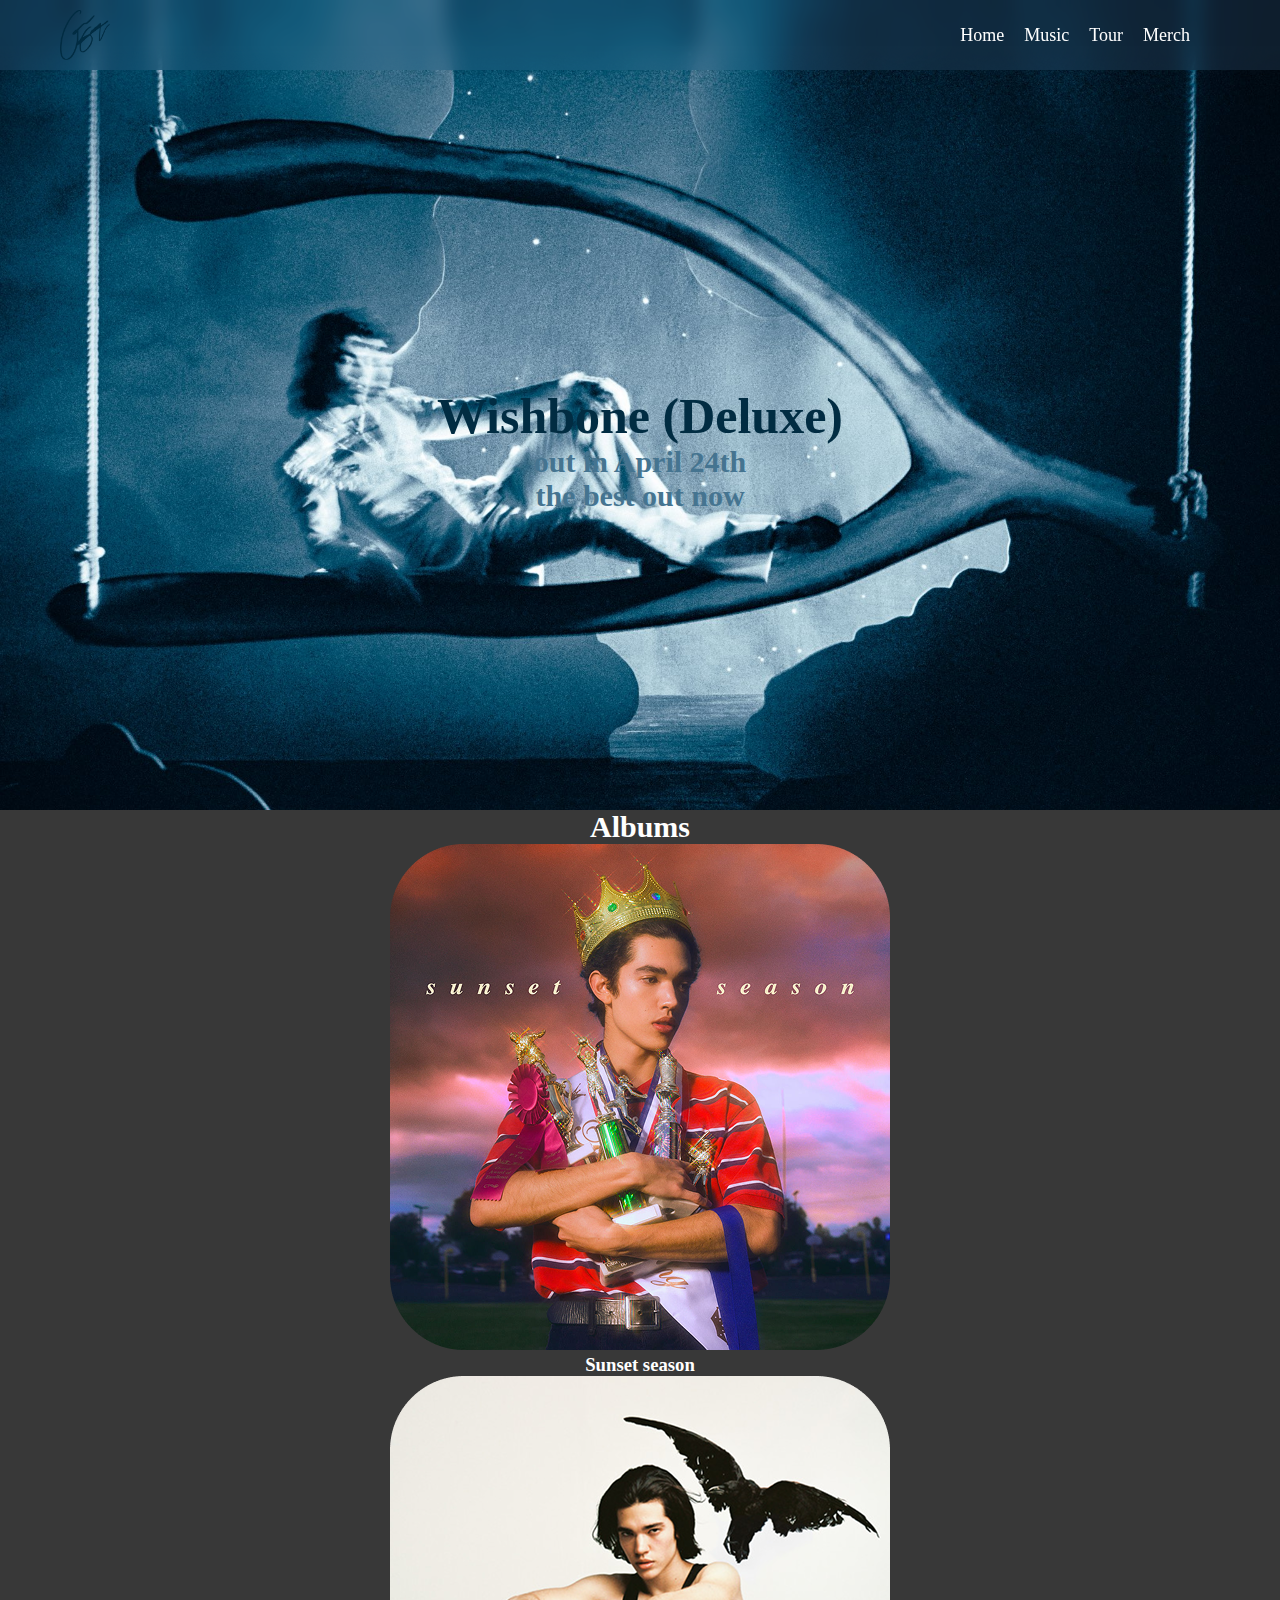
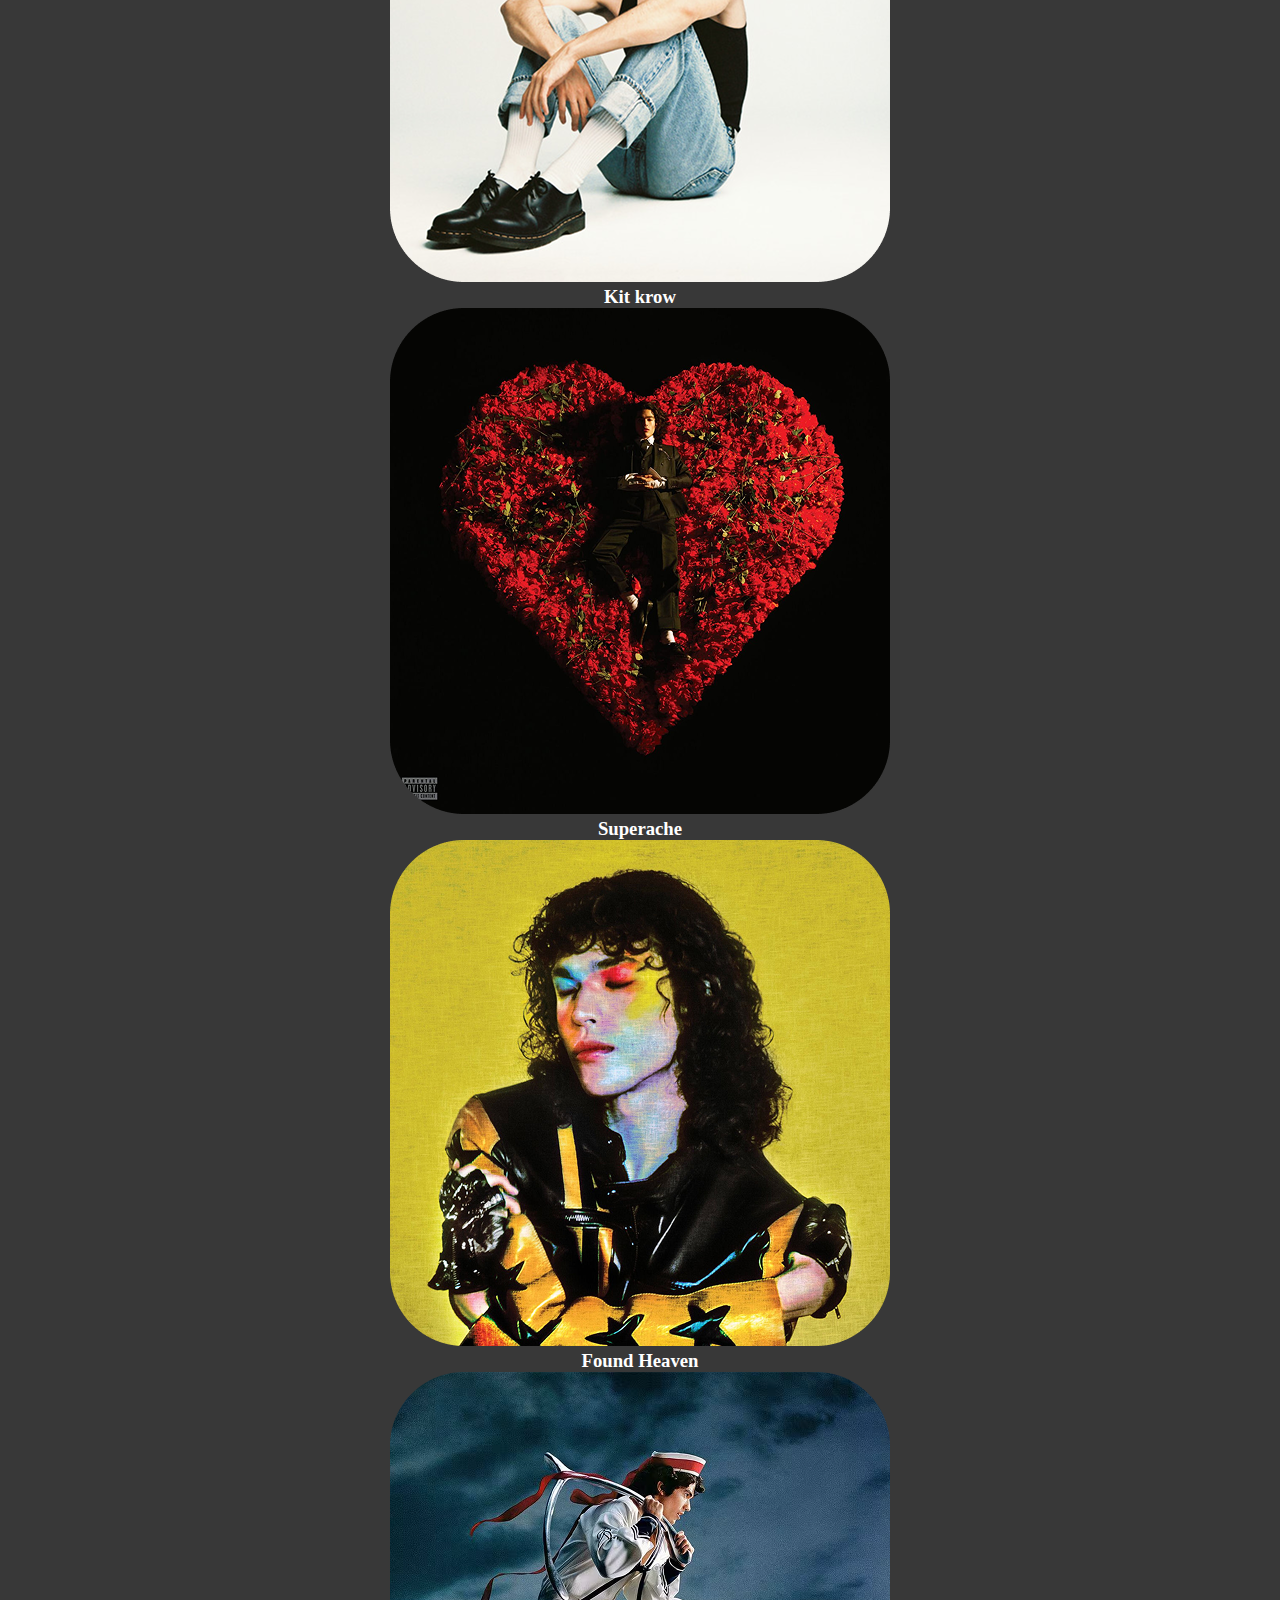
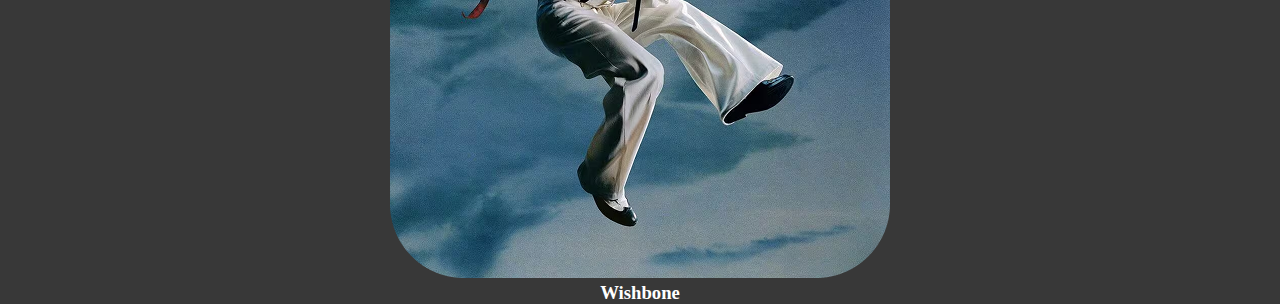
<file: index.html>
<!DOCTYPE html>
<html lang="en,es">
<head>
    <meta charset="UTF-8">
    <meta name="viewport" content="width=device-width, initial-scale=1.0">
    <link rel="preconnect" href="https://fonts.googleapis.com">
    <link rel="preconnect" href="https://fonts.gstatic.com" crossorigin>
    <link href="https://fonts.googleapis.com/css2?family=Nunito:ital,wght@0,200..1000;1,200..1000&display=swap" rel="stylesheet">
    <title>Conan Gray</title>
    <link rel="stylesheet" href="style.css">
</head>
<body>
    <header>
        <nav>
            <img src="Logo.png" alt="Conan Gray Signature" class="logo">
            <ul class="navLinks">
                <li><a href="#">Home</a></li>
                <li><a href="#">Music</a></li>
                <li><a href="#">Tour</a></li>
                <li><a href="#">Merch</a></li>
            </ul>
        </nav>
        <div class="HeaderContent">
            <h1>Wishbone (Deluxe)</h1>
            <h2>out in April 24th</h2>
            <h2>the best out now</h2>
        </div>
        
    </header>

    <div class="AlbumsSection">
        <h2>Albums</h2>
        <div class="Albums">
            <div class="Album">
                <img src="SunsetSeason.png" alt="Disco 1">
                <h3>Sunset season</h3>
            </div>
            <div class="Album">
                <img src="KidKrow.png" alt="Disco 2">
                <h3>Kit krow</h3>
            </div>
            <div class="Album">
                <img src="Superache.png" alt="Disco 3">
                <h3>Superache</h3>
            </div>
            <div class="Album">
                <img src="FoundHeaven.png" alt="Disco 4">
                <h3>Found Heaven</h3>
            </div>
            <div class="Album">
                <img src="Wishbone.png" alt="Disco 4">
                <h3>Wishbone</h3>
            </div>

        </div>
    </div>
    
</body>
</html>
</file>
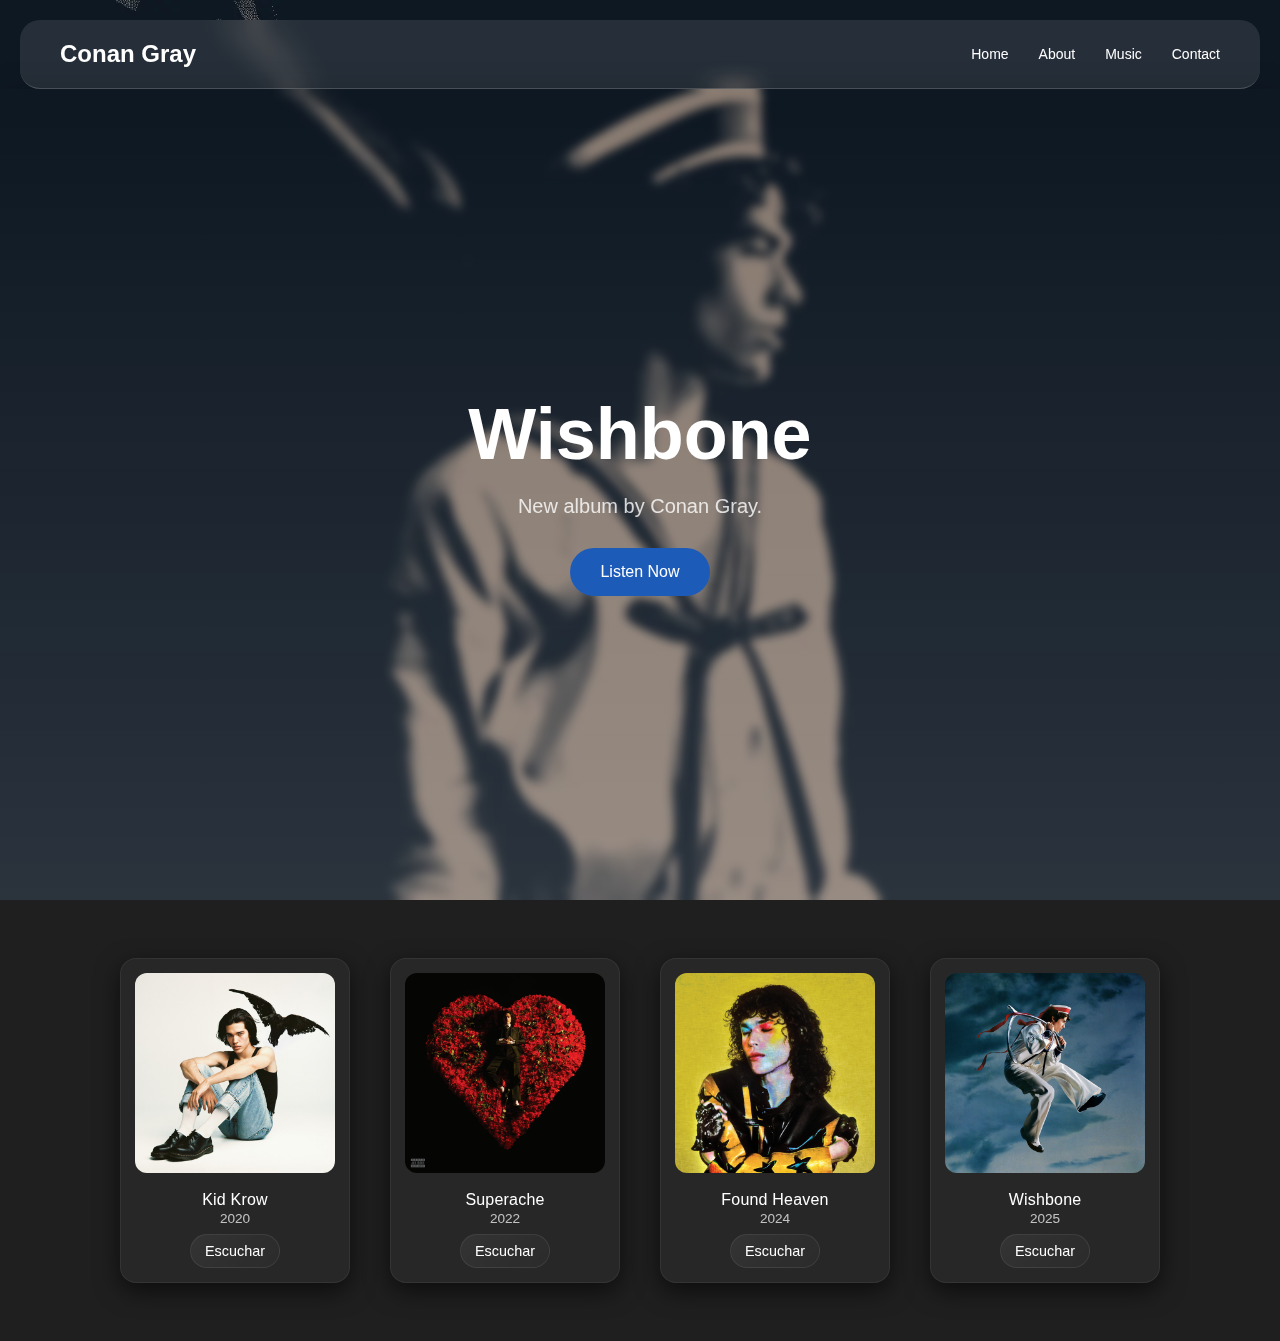
<file: main.html>
<!DOCTYPE html>
<html lang="en">
<head>
    <meta charset="UTF-8">
    <meta name="viewport" content="width=device-width, initial-scale=1.0">
    <title>Conan gray</title>
    <link rel="stylesheet" href="styles.css">
</head>
<body>
    <header class="hero" role="banner">
        <nav class="top-nav" aria-label="Menú principal">
            <a href="#" class="brand">Conan Gray</a>
            <ul class="menu" role="menubar" aria-label="Principal">
                <li role="none"><a role="menuitem" href="#inicio">Home</a></li>
                <li role="none"><a role="menuitem" href="#sobre">About</a></li>
                <li role="none"><a role="menuitem" href="#musica">Music</a></li>
                <li role="none"><a role="menuitem" href="#contacto">Contact</a></li>
            </ul>
        </nav>

        <div class="hero-content">
            <h1>Wishbone</h1>
            <p>New album by Conan Gray.</p>
            <button><a href="https://open.spotify.com/intl-es/album/1Q0kTJx8DrQd8RJW9L7eIN?si=M1Ujjn-JQTmeUqb4dH8-2g" target="_blank" rel="noopener noreferrer">Listen Now</a></button>
        </div>
    </header>
    <section id="musica" class="albums-section" aria-label="Álbumes de Conan Gray">

        <div class="albums-wrapper" role="list">
            <figure class="album-card" role="listitem">
                <a class="album-cover" href="#" aria-label="Kid Krow portada">
                    <img src="Kid Krow.jpeg" alt="Portada Kid Krow">
                </a>
                <figcaption class="album-info">
                    <div class="album-title">Kid Krow</div>
                    <div class="album-sub">2020</div>
                    <a class="listen-btn" href="https://open.spotify.com/intl-es/album/2CMlkzFI2oDAy5MbyV7OV5?si=mmmu1OC_Q6iQMID4cMsq8A" target="_blank" rel="noopener">Escuchar</a>
                </figcaption>
            </figure>

            <figure class="album-card" role="listitem">
                <a class="album-cover" href="#" aria-label="Superache portada">
                    <img src="Superache.jpeg" alt="Portada Superache">
                </a>
                <figcaption class="album-info">
                    <div class="album-title">Superache</div>
                    <div class="album-sub">2022</div>
                    <a class="listen-btn" href="https://open.spotify.com/intl-es/album/5hIOd0FvjlgG4uLjXHkFWI?si=JPeSofa_T2Sy-2_27zhk4A" target="_blank" rel="noopener">Escuchar</a>
                </figcaption>
            </figure>

            <figure class="album-card" role="listitem">
                <a class="album-cover" href="#" aria-label="Found Heaven portada">
                    <img src="Found Heaven.jpeg" alt="Portada Found Heaven">
                </a>
                <figcaption class="album-info">
                    <div class="album-title">Found Heaven</div>
                    <div class="album-sub">2024</div>
                    <a class="listen-btn" href="https://open.spotify.com/intl-es/album/39gMxRpFKgIVvw3krIIam5?si=finuIt7RRQSNSN3cFAx7aA" target="_blank" rel="noopener">Escuchar</a>
                </figcaption>
            </figure>

            <figure class="album-card" role="listitem">
                <a class="album-cover" href="#" aria-label="Wishbone portada">
                    <img src="wisbone.jpeg" alt="Portada Wishbone">
                </a>
                <figcaption class="album-info">
                    <div class="album-title">Wishbone</div>
                    <div class="album-sub">2025</div>
                    <a class="listen-btn" href="https://open.spotify.com/intl-es/album/1Q0kTJx8DrQd8RJW9L7eIN?si=Y-__40FUT2alMk7UmbPY3Q" target="_blank" rel="noopener">Escuchar</a>
                </figcaption>
            </figure>
        </div>
    </section>
</body>
</html>
</file>
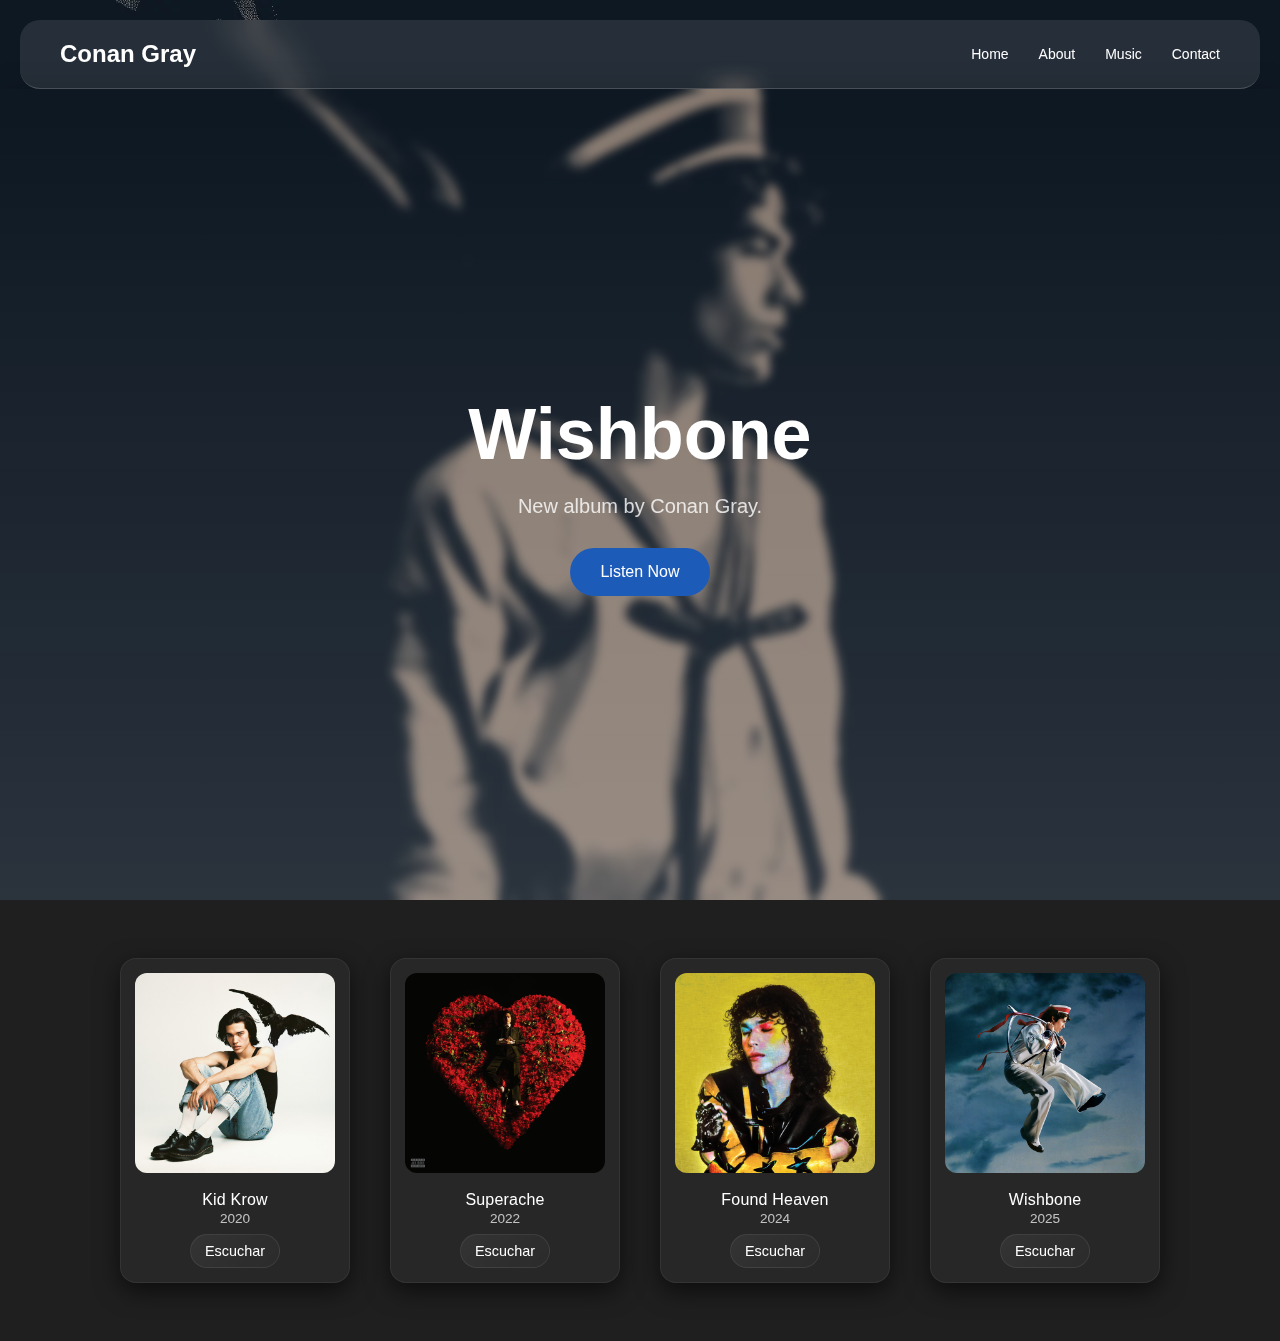
<file: new.html>
<!DOCTYPE html>
<html lang="en">
<head>
    <meta charset="UTF-8">
    <meta name="viewport" content="width=device-width, initial-scale=1.0">
    <title>Conan gray</title>
    <link rel="stylesheet" href="styles.css">
</head>
<body>
    <header class="hero" role="banner">
        <nav class="top-nav" aria-label="Menú principal">
            <a href="#" class="brand">Conan Gray</a>
            <ul class="menu" role="menubar" aria-label="Principal">
                <li role="none"><a role="menuitem" href="#inicio">Home</a></li>
                <li role="none"><a role="menuitem" href="#sobre">About</a></li>
                <li role="none"><a role="menuitem" href="#musica">Music</a></li>
                <li role="none"><a role="menuitem" href="#contacto">Contact</a></li>
            </ul>
        </nav>

        <div class="hero-content">
            <h1>Wishbone</h1>
            <p>New album by Conan Gray.</p>
            <button><a href="https://open.spotify.com/intl-es/album/1Q0kTJx8DrQd8RJW9L7eIN?si=M1Ujjn-JQTmeUqb4dH8-2g" target="_blank" rel="noopener noreferrer">Listen Now</a></button>
        </div>
    </header>
    <section id="musica" class="albums-section" aria-label="Álbumes de Conan Gray">

        <div class="albums-wrapper" role="list">
            <figure class="album-card" role="listitem">
                <a class="album-cover" href="#" aria-label="Kid Krow portada">
                    <img src="Kid Krow.jpeg" alt="Portada Kid Krow">
                </a>
                <figcaption class="album-info">
                    <div class="album-title">Kid Krow</div>
                    <div class="album-sub">2020</div>
                    <a class="listen-btn" href="https://open.spotify.com/intl-es/album/2CMlkzFI2oDAy5MbyV7OV5?si=mmmu1OC_Q6iQMID4cMsq8A" target="_blank" rel="noopener">Escuchar</a>
                </figcaption>
            </figure>

            <figure class="album-card" role="listitem">
                <a class="album-cover" href="#" aria-label="Superache portada">
                    <img src="Superache.jpeg" alt="Portada Superache">
                </a>
                <figcaption class="album-info">
                    <div class="album-title">Superache</div>
                    <div class="album-sub">2022</div>
                    <a class="listen-btn" href="https://open.spotify.com/intl-es/album/5hIOd0FvjlgG4uLjXHkFWI?si=JPeSofa_T2Sy-2_27zhk4A" target="_blank" rel="noopener">Escuchar</a>
                </figcaption>
            </figure>

            <figure class="album-card" role="listitem">
                <a class="album-cover" href="#" aria-label="Found Heaven portada">
                    <img src="Found Heaven.jpeg" alt="Portada Found Heaven">
                </a>
                <figcaption class="album-info">
                    <div class="album-title">Found Heaven</div>
                    <div class="album-sub">2024</div>
                    <a class="listen-btn" href="https://open.spotify.com/intl-es/album/39gMxRpFKgIVvw3krIIam5?si=finuIt7RRQSNSN3cFAx7aA" target="_blank" rel="noopener">Escuchar</a>
                </figcaption>
            </figure>

            <figure class="album-card" role="listitem">
                <a class="album-cover" href="#" aria-label="Wishbone portada">
                    <img src="wisbone.jpeg" alt="Portada Wishbone">
                </a>
                <figcaption class="album-info">
                    <div class="album-title">Wishbone</div>
                    <div class="album-sub">2025</div>
                    <a class="listen-btn" href="https://open.spotify.com/intl-es/album/1Q0kTJx8DrQd8RJW9L7eIN?si=Y-__40FUT2alMk7UmbPY3Q" target="_blank" rel="noopener">Escuchar</a>
                </figcaption>
            </figure>
        </div>
    </section>
</body>
</html>
</file>
<file: style.css>
*{
    margin: 0;
    padding: 0;
}
body{
    background-color: #383838;
    font-family: 'Times New Roman', Times, serif;
}
header{
    background: url('wishbonedelux.jpg');
    background-size: cover;
    background-position: center;
    height: 90vh;
    width: 100%;
}
.HeaderContent{
    color: white;
    text-align: center;
    position: absolute;
    top: 50%;
    left: 50%;
    transform: translate(-50%, -50%);
}
nav{
    background-color: rgba(83, 130, 172, 0.171);
    backdrop-filter: blur(10px);
    position: fixed;
    z-index: 1;
    display: flex;
    justify-content: space-between;
    width: 100%;
    padding: 10px;
    align-items: center;
}
.navLinks{
    list-style: none;
    display: flex;
    gap: 20px;
    margin-right: 100px;
}
.navLinks li a{
    color: white;
    text-decoration: none;
    font-size: 18px;
}
.logo{
    width: 50px;
    height: 50px;
    margin-left: 50px;
}
h1{
    font-size: 50px;
    color: #012C42;
}
h2{
    font-size: 30px;
    color: #457490;
}
.AlbumsSection{
    align-items: center;
    color: white;
    text-align: center;
}
.AlbumsSection h2{
    color: white;
}
</file>
<file: styles.css>
* {
        margin: 0;
        padding: 0;
        box-sizing: border-box;
    }

    body {
        font-family: -apple-system, BlinkMacSystemFont, 'Segoe UI', Roboto, Oxygen, Ubuntu, Cantarell, sans-serif;
        background: #0a0a0a;
    }

    .hero {
        height: 100vh;
        background: url('Conan-Wishbone.webp') top/cover no-repeat;
        display: flex;
        flex-direction: column;
        position: relative;
        overflow: hidden;
    }

    .hero::before {
        content: '';
        position: absolute;
        top: 0;
        left: 0;
        right: 0;
        bottom: 0;
        background: rgba(0, 0, 0, 0.3);
        z-index: 1;
    }

    .top-nav {
        display: flex;
        justify-content: space-between;
        align-items: center;
        padding: 20px 40px;
        position: relative;
        z-index: 2;
        margin: 20px;
        margin-bottom: 0;
        border-radius: 20px;
        backdrop-filter: blur(10px);
        background: rgba(255, 255, 255, 0.1);
        border-bottom: 1px solid rgba(255, 255, 255, 0.2);
    }

    .brand {
        font-size: 24px;
        font-weight: 600;
        color: white;
        text-decoration: none;
    }

    .menu {
        display: flex;
        list-style: none;
        gap: 30px;
    }

    .menu a {
        color: white;
        text-decoration: none;
        font-size: 14px;
        transition: opacity 0.3s;
    }

    .menu a:hover {
        opacity: 0.7;
    }

    .hero-content {
        flex: 1;
        display: flex;
        flex-direction: column;
        justify-content: center;
        align-items: center;
        text-align: center;
        position: relative;
        z-index: 2;
        backdrop-filter: blur(5px);
        background: linear-gradient(transparent, rgba(255,255,255,0.12));
        border-radius: 0px;
        padding: 60px;
        box-shadow: 0 8px 32px rgba(0, 0, 0, 0.3);
    }

    .hero-content h1 {
        font-size: 72px;
        color: white;
        margin-bottom: 20px;
    }

    .hero-content p {
        font-size: 20px;
        color: rgba(255, 255, 255, 0.8);
        max-width: 600px;
    }
    .hero-content button {
        margin-top: 30px;
        padding: 15px 30px;
        font-size: 16px;
        color: white;
        background: #1d5bb9;
        border: none;
        border-radius: 30px;
        cursor: pointer;
        transition: background 0.3s;
    }
    .hero-content button a {
        color: white;
        text-decoration: none;
    }
    .hero-content button:hover {
        background: #1e6ed7;
    }

    .albums-section{
                background:#1f1f1f;
                padding:48px 20px;
                color:#fff;
            }
            .albums-wrapper{
                max-width:1100px;
                margin:0 auto;
                display:flex;
                align-items: center;
                flex-wrap: nowrap;
                flex-direction: row;
                gap:20px;
                justify-content:center;
                
            }

            .album-card{
                width:230px;
                background:rgba(255,255,255,0.04);
                border-radius:16px;
                padding:14px;
                margin: 10px;
                box-shadow:0 8px 24px rgba(0,0,0,0.6);
                backdrop-filter: blur(8px) saturate(120%);
                -webkit-backdrop-filter: blur(8px) saturate(120%);
                border:1px solid rgba(255,255,255,0.06);
                display:flex;
                flex-direction:column;
                align-items:center;
                transition:transform .28s ease, box-shadow .28s ease;
            }

            .album-card:hover{
                transform:translateY(-8px);
                box-shadow:0 14px 40px rgba(0,0,0,0.7);
            }
            .album-cover{
                width:100%;
                aspect-ratio:1/1;
                border-radius:12px;
                overflow:hidden;
                background:#2b2b2b;
                display:block;
                box-shadow:inset 0 1px 0 rgba(255,255,255,0.02);
            }

            .album-cover img{
                width:100%;
                height:100%;
                object-fit:cover;
                display:block;
                transition:transform .6s cubic-bezier(.22,.9,.3,1);
            }

            .album-card:hover .album-cover img{
                transform:scale(1.04);
            }

            .album-info{
                text-align:center;
                margin-top:12px;
                width:100%;
            }

            .album-title{
                font-size:1rem;
                margin:6px 0 2px;
                letter-spacing:0.2px;
                color:#ffffff;
            }

            .album-sub{
                font-size:0.85rem;
                color:rgba(255,255,255,0.72);
                margin:0 0 8px;
            }

            .listen-btn{
                display:inline-block;
                padding:8px 14px;
                border-radius:999px;
                font-size:0.9rem;
                color:#fff;
                text-decoration:none;
                background:linear-gradient(135deg, rgba(255,255,255,0.06), rgba(255,255,255,0.02));
                border:1px solid rgba(255,255,255,0.08);
                transition:opacity .18s ease, transform .18s ease;
            }

            .listen-btn:active{ transform:translateY(1px); }
            .listen-btn:hover{ opacity:0.95; }


            @media (max-width:720px){
                .albums-wrapper{ gap:14px; justify-content:center; flex-direction: column; }
                .album-card{ width:46%; }
                .menu {
                        display: none;
                        }   
            }

            @media (max-width:420px){
                .album-card{ width:100%; }
                .menu {
                        display: none;
                        } 
                }
</file>
